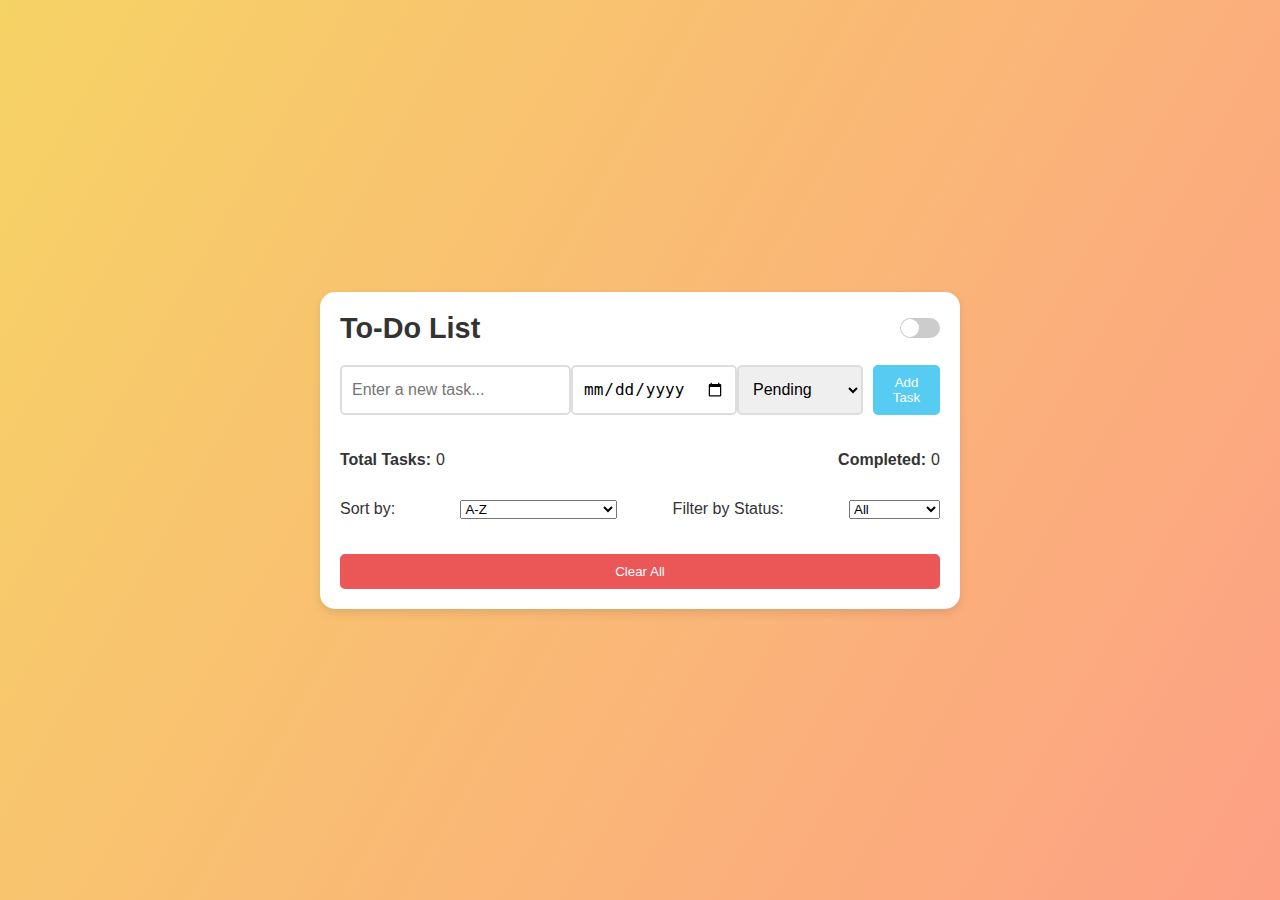
<file: index.html>
<!DOCTYPE html>
<html lang="en">
<head>
    <meta charset="UTF-8">
    <meta name="viewport" content="width=device-width, initial-scale=1.0">
    <title>To-Do List</title>
    <link rel="stylesheet" href="style.css">
</head>
<body>
    <div class="container">
        <div class="header">
            <h1 class="heading">To-Do List</h1>
            <button id="themeToggle" class="theme-switch">
                <span class="theme-icon"></span>
            </button>
        </div>
        <div class="task-input">
            <input type="text" id="taskInput" placeholder="Enter a new task...">
            <input type="date" id="taskDeadline" placeholder="Deadline">
            <select id="taskStatus">
                <option value="pending">Pending</option>
                <option value="in-progress">In Progress</option>
                <option value="completed">Completed</option>
            </select>
            <button id="addTaskButton">Add Task</button>
        </div>
        <div class="task-info">
            <p><span id="totalTasksLabel" class="label">Total Tasks:</span> <span id="totalTasks">0</span></p>
            <p><span id="completedTasksLabel" class="label">Completed:</span> <span id="completedTasks">0</span></p>
        </div>
        <div class="task-controls">
            <label for="sortSelect">Sort by:</label>
            <select id="sortSelect">
                <option value="az">A-Z</option>
                <option value="za">Z-A</option>
                <option value="deadline-asc">Deadline (Earliest first)</option>
                <option value="deadline-desc">Deadline (Latest first)</option>
                <option value="status">Status</option>
            </select>

            <label for="filterSelect">Filter by Status:</label>
            <select id="filterSelect">
                <option value="all">All</option>
                <option value="pending">Pending</option>
                <option value="in-progress">In Progress</option>
                <option value="completed">Completed</option>
            </select>
        </div>

        <ul id="taskList" class="task-list"></ul>
        <button id="clearAllButton">Clear All</button>
    </div>
    <script src="script.js" defer></script>
</body>
</html>
</file>
<file: style.css>
body {
    font-family: Arial, sans-serif;
    margin: 0;
    padding: 0;
    display: flex;
    justify-content: center;
    align-items: center;
    height: 100vh;
    background: linear-gradient(120deg, #f6d365, #fda085);
    transition: background-color 0.3s ease-in-out, color 0.3s ease-in-out;
    color: #333;
}
.heading{
    margin: 20px;
}
body.dark-mode {
    background: linear-gradient(135deg, #232526, #414345);
    color: #f5f5f5;
}

.container {
    background-color: white;
    padding: 20px;
    border-radius: 15px;
    width: 100%;
    max-width: 600px;
    box-shadow: 0 4px 10px rgba(0, 0, 0, 0.1);
    transition: background-color 0.3s ease-in-out;
    margin: 20px;
}

body.dark-mode .container {
    background-color: #1e1e1e;
}

.header {
    display: flex;
    justify-content: space-between;
    align-items: center;
    margin-bottom: 20px;
}

.header h1 {
    font-size: 1.8em;
    margin: 0;
    color: inherit;
}

.theme-switch {
    background: #ccc;
    border: none;
    position: relative;
    width: 40px;
    height: 20px;
    border-radius: 20px;
    cursor: pointer;
    transition: background-color 0.3s;
}

.theme-switch .theme-icon {
    position: absolute;
    width: 18px;
    height: 18px;
    border-radius: 50%;
    background-color: #fff;
    top: 1px;
    left: 1px;
    transition: transform 0.3s ease-in-out;
}

body.dark-mode .theme-switch {
    background-color: #56ccf2;
}

body.dark-mode .theme-switch .theme-icon {
    transform: translateX(20px);
}

.task-input {
    display: flex;
    margin-bottom: 20px;
}

.task-input input[type="text"],
.task-input input[type="date"],
.task-input select {
    flex: 1;
    padding: 10px;
    font-size: 1rem;
    border: 2px solid #ddd;
    border-radius: 5px;
    transition: border-color 0.3s, background-color 0.3s, color 0.3s;
}

.task-input input[type="text"]:focus,
.task-input input[type="date"]:focus,
.task-input select:focus {
    border-color: #56ccf2;
    outline: none;
}

body.dark-mode .task-input input,
body.dark-mode .task-input select {
    background-color: #333;
    color: #f5f5f5;
}

.task-input button {
    margin-left: 10px;
    padding: 10px 15px;
    background-color: #56ccf2;
    color: white;
    border: none;
    border-radius: 5px;
    cursor: pointer;
    transition: background-color 0.3s;
}

.task-input button:hover {
    background-color: #2d9cdb;
}

.task-info {
    display: flex;
    justify-content: space-between;
    margin-bottom: 15px;
    color: inherit;
}

.task-info p {
    display: flex;
    align-items: center;
}

.task-info .label {
    font-weight: bold;
    margin-right: 5px;
}

.task-controls {
    display: flex;
    justify-content: space-between;
    align-items: center;
    margin-bottom: 15px;
}

.task-controls label {
    margin-right: 10px;
}

.task-list {
    list-style: none;
    padding: 0;
    margin: 0;
}

.task-list li {
    display: flex;
    justify-content: space-between;
    align-items: center;
    background: #f7f7f7;
    margin: 10px 0;
    padding: 10px;
    border-radius: 5px;
    transition: transform 0.3s, background-color 0.3s;
    gap: 10px;
    overflow: hidden;
    text-overflow: ellipsis;
    white-space: nowrap;
}

body.dark-mode .task-list li {
    background: #2a2a2a;
}

.task-list li span {
    flex: 1;
    overflow: hidden;
    text-overflow: ellipsis;
    white-space: nowrap;
}

.task-list li span.deadline {
    flex-basis: 120px;
    text-align: right;
}

.task-list li span.status {
    flex-basis: 100px; 
}

.task-list li.completed {
    text-decoration: line-through;
    opacity: 0.7;
}

.task-list button {
    padding: 6px 10px;
    border: none;
    border-radius: 5px;
    color: white;
    cursor: pointer;
    flex-shrink: 0;
}

.task-list button.complete {
    background-color: #6fcf97;
}

.task-list button.edit {
    background-color: #f2c94c;
}

.task-list button.delete {
    background-color: #eb5757;
}

.task-list button:hover {
    opacity: 0.9;
}

#clearAllButton {
    margin-top: 20px;
    width: 100%;
    padding: 10px;
    background-color: #eb5757;
    color: white;
    border: none;
    border-radius: 5px;
    cursor: pointer;
    transition: background-color 0.3s;
}

#clearAllButton:hover {
    background-color: #d9534f;
}

body.dark-mode #clearAllButton {
    background-color: #a93333;
}

body.dark-mode #clearAllButton:hover {
    background-color: #7f2a2a;
}
</file>
